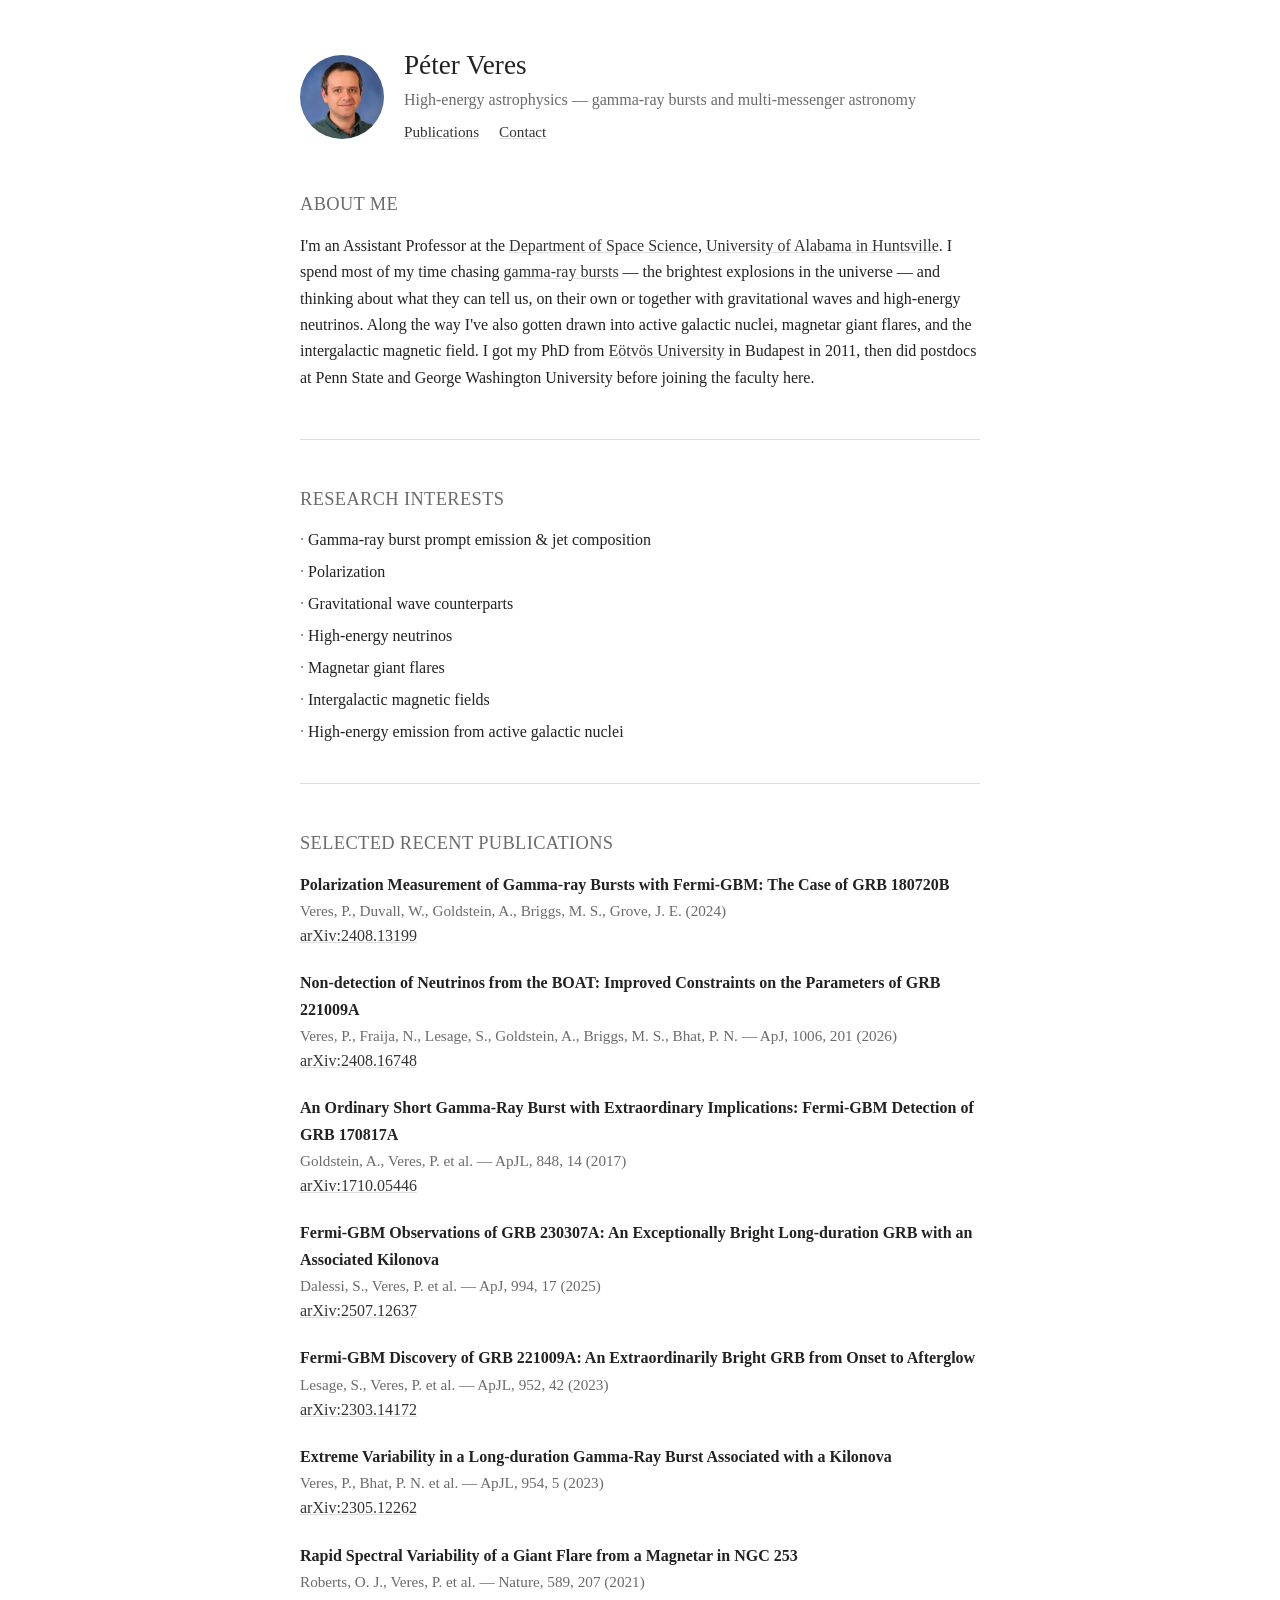
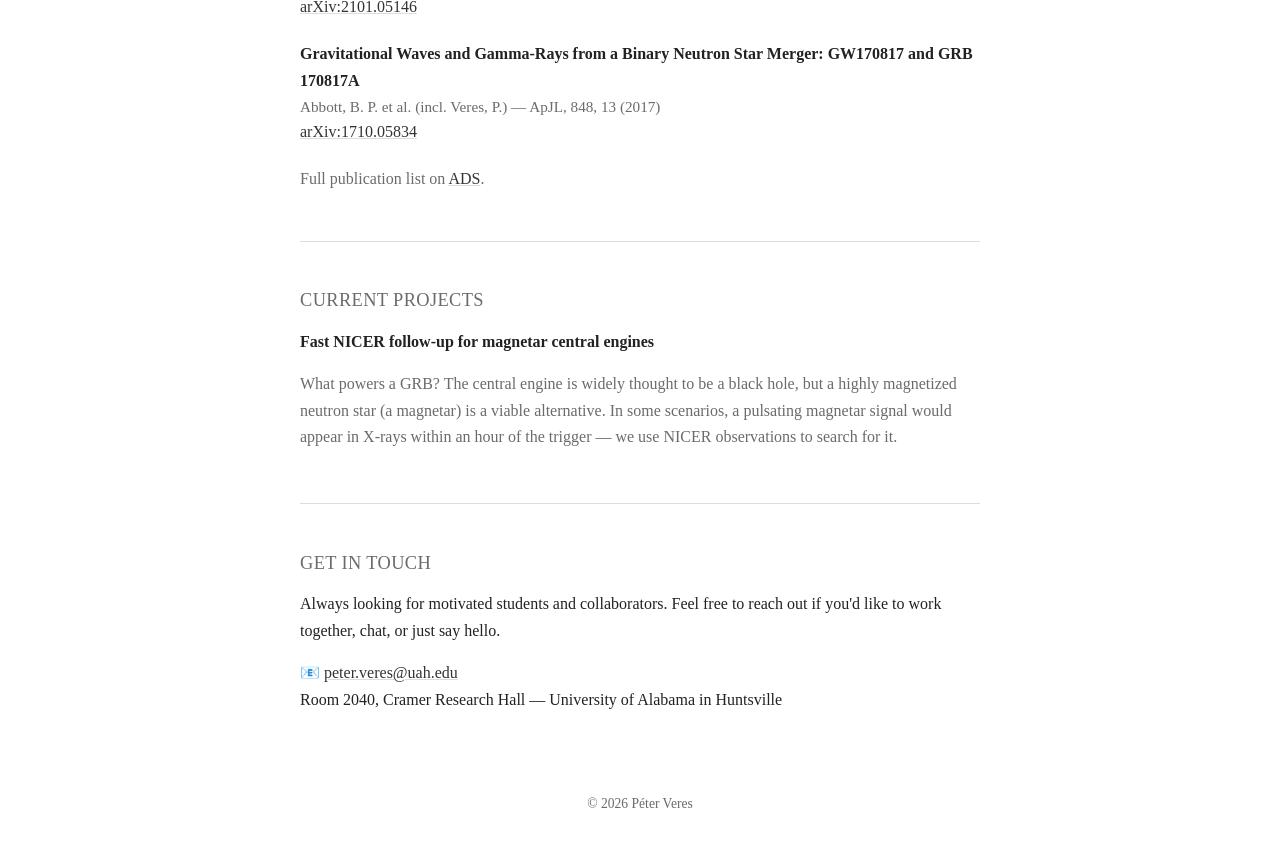
<file: index.html>
<!DOCTYPE html>
<html lang="en">
<head>
  <meta charset="UTF-8" />
  <meta name="viewport" content="width=device-width, initial-scale=1.0" />
  <title>Péter Veres | Homepage</title>
  <style>
    /* ============================================================
       To change colors, fonts, or spacing for the WHOLE site,
       edit the values below. Otherwise you shouldn't need to
       touch anything in this <style> block.
       This version is intentionally plain: one column, one font,
       thin lines between sections, no boxes or background colors.
       ============================================================ */
    :root {
      --text: #222222;
      --muted: #6b6b6b;
      --accent: #333333;
      --bg: #ffffff;
      --rule: #dddddd;
      --max-width: 680px;
    }
    * { box-sizing: border-box; }
    body {
      margin: 0;
      padding: 3rem 1.5rem;
      font-family: Georgia, "Times New Roman", serif;
      color: var(--text);
      background: var(--bg);
      line-height: 1.65;
    }
    a { color: var(--accent); text-decoration: underline; text-decoration-color: var(--rule); }
    a:hover { text-decoration-color: var(--accent); }
    h1, h2, h3 { font-weight: normal; line-height: 1.3; }
    main { max-width: var(--max-width); margin: 0 auto; }
    section { padding: 2rem 0; border-top: 1px solid var(--rule); }
    section:first-of-type { border-top: none; padding-top: 0; }
    h2 { font-size: 1.15rem; letter-spacing: 0.02em; text-transform: uppercase; color: var(--muted); margin-bottom: 1rem; }
    .muted { color: var(--muted); }

    /* Header */
    header {
      display: flex;
      align-items: center;
      gap: 1.25rem;
      padding-bottom: 2rem;
    }
    header img {
      width: 84px; height: 84px;
      border-radius: 50%;
      object-fit: cover;
    }
    header h1 { font-size: 1.7rem; margin: 0 0 0.2rem; }
    header p.tagline { color: var(--muted); margin: 0 0 0.4rem; font-size: 1rem; }
    header .links a { margin-right: 1rem; font-size: 0.95rem; }

    /* Topics list */
    ul.topics { list-style: none; padding: 0; margin: 0; }
    ul.topics li { margin-bottom: 0.35rem; }
    ul.topics li::before { content: "· "; color: var(--muted); }

    /* Publications */
    .pub { margin-bottom: 1.3rem; }
    .pub .title { font-weight: bold; }
    .pub .meta { color: var(--muted); font-size: 0.95rem; }

    footer {
      max-width: var(--max-width);
      margin: 0 auto;
      text-align: center;
      font-size: 0.85rem;
      color: var(--muted);
      padding-top: 2rem;
    }
  </style>
</head>
<body>
<main>

  <!-- ============================================================
       HEADER — name, tagline, top links.
       ============================================================ -->
  <header>
    <img src="kepek/pv3.jpg" alt="Péter Veres" />
    <div>
      <h1>Péter Veres</h1>
      <p class="tagline">High-energy astrophysics — gamma-ray bursts and multi-messenger astronomy</p>
      <div class="links">
        <a href="https://ui.adsabs.harvard.edu/public-libraries/2yxsTYlETwi3JS0B-6mdSQ" target="_blank">Publications</a>
        <a href="mailto:peter.veres@uah.edu">Contact</a>
      </div>
    </div>
  </header>

  <!-- ============================================================
       ABOUT — edit this paragraph freely.
       ============================================================ -->
  <section>
    <h2>About Me</h2>
    <p>
      I'm an Assistant Professor at the
      <a href="https://www.uah.edu/science/departments/space-science" target="_blank">Department of Space Science</a>,
      <a href="http://www.uah.edu" target="_blank">University of Alabama in Huntsville</a>. I spend most of my time
      chasing <a href="http://en.wikipedia.org/wiki/Gamma-ray_burst" target="_blank">gamma-ray bursts</a> — the
      brightest explosions in the universe — and thinking about what they can tell us, on their own or together
      with gravitational waves and high-energy neutrinos. Along the way I've also gotten drawn into active galactic
      nuclei, magnetar giant flares, and the intergalactic magnetic field. I got my PhD from
      <a href="https://www.elte.hu/en/" target="_blank">Eötvös University</a> in Budapest in 2011, then did
      postdocs at Penn State and George Washington University before joining the faculty here.
    </p>
  </section>

  <!-- ============================================================
       RESEARCH INTERESTS — add/remove <li> lines as needed.
       ============================================================ -->
  <section>
    <h2>Research Interests</h2>
    <ul class="topics">
      <li>Gamma-ray burst prompt emission &amp; jet composition</li>
      <li>Polarization</li>
      <li>Gravitational wave counterparts</li>
      <li>High-energy neutrinos</li>
      <li>Magnetar giant flares</li>
      <li>Intergalactic magnetic fields</li>
      <li>High-energy emission from active galactic nuclei</li>
    </ul>
  </section>

  <!-- ============================================================
       SELECTED PUBLICATIONS — a short, curated highlight list.
       Each entry: bold title, then journal/year, then an arXiv/ADS link.
       Full list always lives at the ADS library link in the header.
       To add one: copy a whole <div class="pub"> ... </div> block
       and edit the text inside it.
       ============================================================ -->
  <section>
    <h2>Selected Recent Publications</h2>

    <div class="pub">
      <div class="title">Polarization Measurement of Gamma-ray Bursts with Fermi-GBM: The Case of GRB 180720B</div>
      <div class="meta">Veres, P., Duvall, W., Goldstein, A., Briggs, M. S., Grove, J. E. (2024)</div>
      <a href="https://arxiv.org/abs/2408.13199" target="_blank">arXiv:2408.13199</a>
    </div>

    <div class="pub">
      <div class="title">Non-detection of Neutrinos from the BOAT: Improved Constraints on the Parameters of GRB 221009A</div>
      <div class="meta">Veres, P., Fraija, N., Lesage, S., Goldstein, A., Briggs, M. S., Bhat, P. N. — ApJ, 1006, 201 (2026)</div>
      <a href="https://arxiv.org/abs/2408.16748" target="_blank">arXiv:2408.16748</a>
    </div>

    <div class="pub">
      <div class="title">An Ordinary Short Gamma-Ray Burst with Extraordinary Implications: Fermi-GBM Detection of GRB 170817A</div>
      <div class="meta">Goldstein, A., Veres, P. et al. — ApJL, 848, 14 (2017)</div>
      <a href="https://arxiv.org/abs/1710.05446" target="_blank">arXiv:1710.05446</a>
    </div>

    <div class="pub">
      <div class="title">Fermi-GBM Observations of GRB 230307A: An Exceptionally Bright Long-duration GRB with an Associated Kilonova</div>
      <div class="meta">Dalessi, S., Veres, P. et al. — ApJ, 994, 17 (2025)</div>
      <a href="https://arxiv.org/abs/2507.12637" target="_blank">arXiv:2507.12637</a>
    </div>

    <div class="pub">
      <div class="title">Fermi-GBM Discovery of GRB 221009A: An Extraordinarily Bright GRB from Onset to Afterglow</div>
      <div class="meta">Lesage, S., Veres, P. et al. — ApJL, 952, 42 (2023)</div>
      <a href="https://arxiv.org/abs/2303.14172" target="_blank">arXiv:2303.14172</a>
    </div>

    <div class="pub">
      <div class="title">Extreme Variability in a Long-duration Gamma-Ray Burst Associated with a Kilonova</div>
      <div class="meta">Veres, P., Bhat, P. N. et al. — ApJL, 954, 5 (2023)</div>
      <a href="https://arxiv.org/abs/2305.12262" target="_blank">arXiv:2305.12262</a>
    </div>

    <div class="pub">
      <div class="title">Rapid Spectral Variability of a Giant Flare from a Magnetar in NGC 253</div>
      <div class="meta">Roberts, O. J., Veres, P. et al. — Nature, 589, 207 (2021)</div>
      <a href="https://arxiv.org/abs/2101.05146" target="_blank">arXiv:2101.05146</a>
    </div>

    <div class="pub">
      <div class="title">Gravitational Waves and Gamma-Rays from a Binary Neutron Star Merger: GW170817 and GRB 170817A</div>
      <div class="meta">Abbott, B. P. et al. (incl. Veres, P.) — ApJL, 848, 13 (2017)</div>
      <a href="https://arxiv.org/abs/1710.05834" target="_blank">arXiv:1710.05834</a>
    </div>

    <p class="muted">
      Full publication list on
      <a href="https://ui.adsabs.harvard.edu/public-libraries/2yxsTYlETwi3JS0B-6mdSQ" target="_blank">ADS</a>.
    </p>
  </section>

  <!-- ============================================================
       CURRENT PROJECTS — brief, ongoing/half-baked ideas.
       Keep or trim as they progress.
       ============================================================ -->
  <section>
    <h2>Current Projects</h2>

    <div class="pub">
      <div class="title">Fast NICER follow-up for magnetar central engines</div>
      <p class="muted">
        What powers a GRB? The central engine is widely thought to be a black hole, but a highly magnetized
        neutron star (a magnetar) is a viable alternative. In some scenarios, a pulsating magnetar signal would
        appear in X-rays within an hour of the trigger — we use NICER observations to search for it.
      </p>
    </div>
  </section>

  <!-- ============================================================
       CONTACT
       ============================================================ -->
  <section>
    <h2>Get in Touch</h2>
    <p>
      Always looking for motivated students and collaborators. Feel free to reach out if you'd like to work
      together, chat, or just say hello.
    </p>
    <p>
      📧 <a href="mailto:peter.veres@uah.edu">peter.veres@uah.edu</a><br />
      Room 2040, Cramer Research Hall — University of Alabama in Huntsville
    </p>
  </section>

</main>

  <footer>
    &copy; 2026 Péter Veres
  </footer>

</body>
</html>
</file>
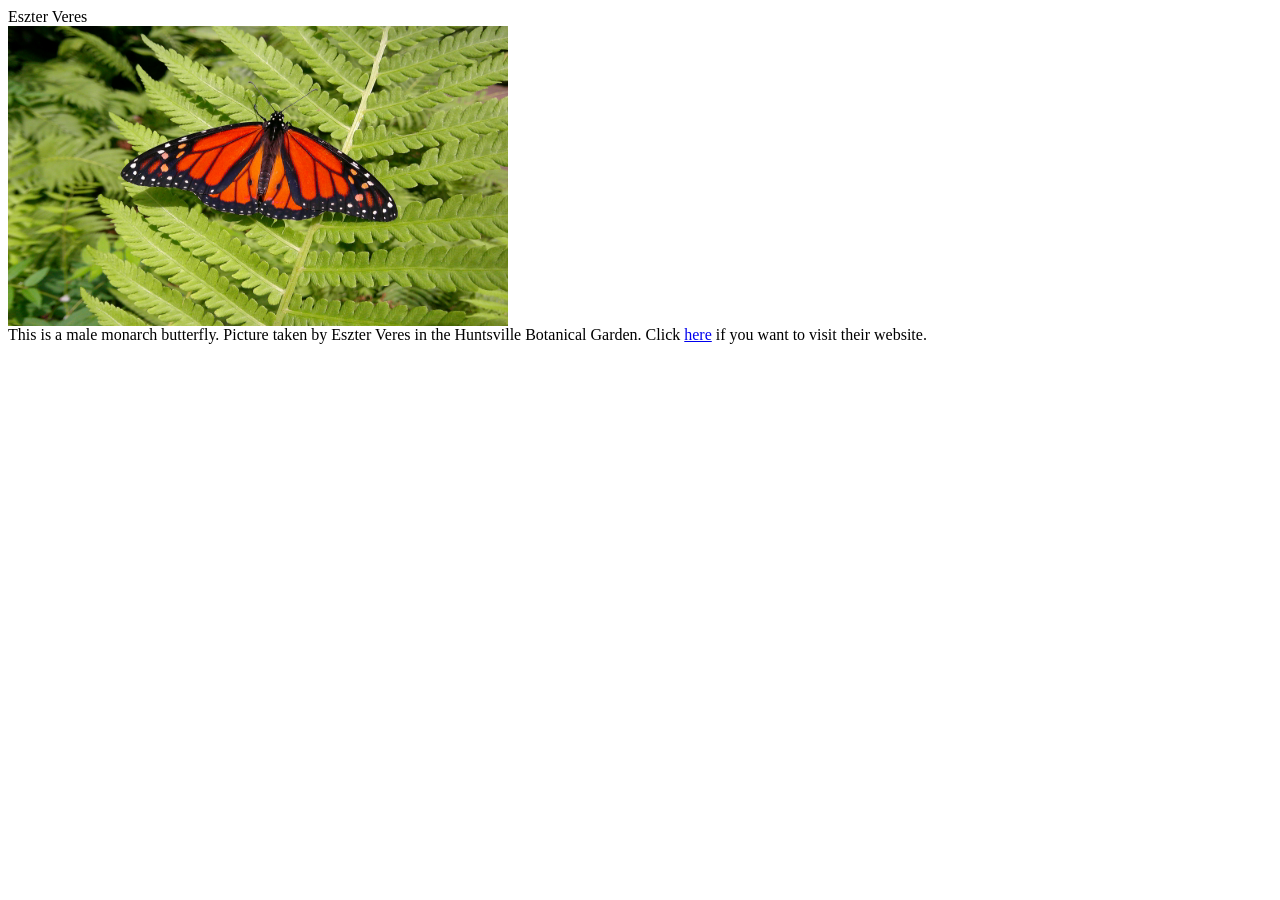
<file: i.html>
<html lang="en">
  <head>
  </head>
  <body>
	Eszter Veres 
	<br>
	<img src="male_monarch.jpg" alt="Male monarch" style="width:500px;height:300px;">
	<br>
	This is  a male monarch butterfly. Picture taken by Eszter Veres in the Huntsville Botanical Garden. Click <a href="https://hsvbg.org">here</a> if you want to visit their website.
  </body>
</html>
</file>
